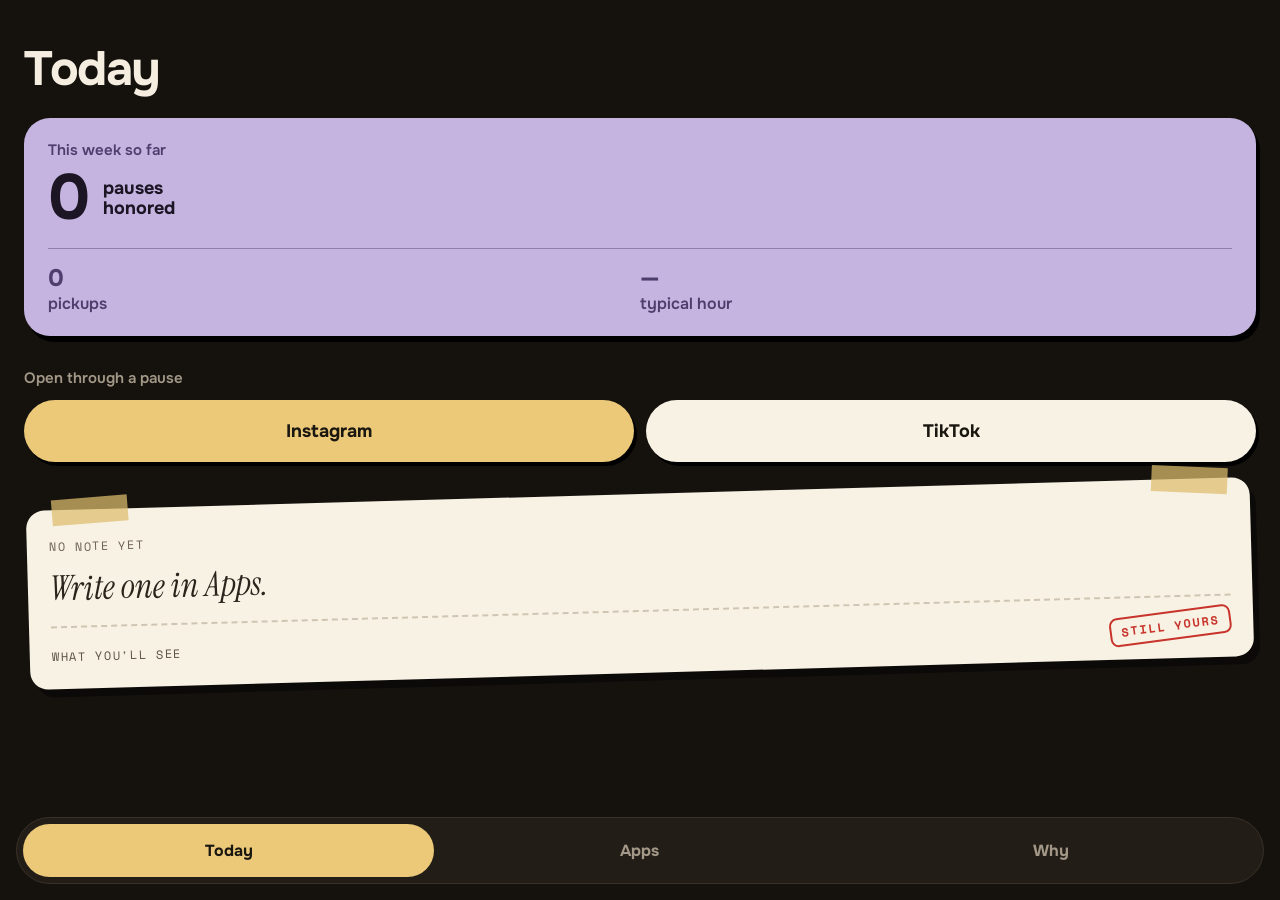
<file: docs/index.html>
<!doctype html>
<html lang="en">
<head>
<meta charset="utf-8">
<meta name="viewport" content="width=device-width, initial-scale=1, viewport-fit=cover">
<meta name="theme-color" content="#15120e">
<meta name="apple-mobile-web-app-title" content="Pause">
<title>Pause</title>
<link rel="preconnect" href="https://fonts.googleapis.com">
<link href="https://fonts.googleapis.com/css2?family=Instrument+Serif:ital@0;1&family=Onest:wght@400;600;700&family=Space+Mono:wght@400;700&display=swap" rel="stylesheet">
<link rel="stylesheet" href="style.css">
<style>
  body { padding-bottom: 120px; }
  .tab { display: none; }
  .tab.on { display: block; }
  h1.page { font-size: 48px; margin-top: 24px; }
  .kicker { color: var(--muted); font-size: 15px; margin-top: 24px; }
  section { margin-top: 32px; }
  h2 { font-size: 15px; color: var(--muted); font-weight: 600; margin-bottom: 12px; }
  .hero { background: #c5b3e0; color: #1b1524; border-radius: 26px; padding: 22px 24px; box-shadow: 4px 6px 0 #000; margin-top: 24px; }
  .hero .k { color: #4e3e6e; font-size: 15px; font-weight: 600; }
  .hero .n { display: flex; align-items: center; gap: 16px; margin: 6px 0 18px; }
  .hero .n b { font-size: 64px; letter-spacing: -.05em; line-height: 1; }
  .hero .n span { font-weight: 700; font-size: 18px; line-height: 1.15; }
  .hero .sub2 { display: flex; border-top: 1px solid #8f7fab; padding-top: 14px; }
  .hero .sub2 div { flex: 1; color: #4e3e6e; font-weight: 600; }
  .hero .sub2 strong { display: block; font-size: 24px; }
  .launch { display: flex; gap: 12px; }
  .launch .cta { flex: 1; }
  .card { background: var(--card); border: 1px solid var(--line); border-radius: 24px; padding: 20px 22px; margin-bottom: 14px; }
  .card .k { color: var(--muted); font-size: 14px; }
  .card .big { font-size: 26px; font-weight: 700; letter-spacing: -.02em; line-height: 1.15; margin-top: 8px; }
  .card .small { color: var(--muted); font-size: 14px; margin-top: 8px; }
  textarea { width: 100%; min-height: 96px; background: none; border: 0; outline: none; resize: none; font-size: 20px; margin-top: 8px; }
  .counter { text-align: right; color: var(--muted); font-size: 14px; }
  .set { display: flex; justify-content: space-between; align-items: center; padding: 14px 0; border-bottom: 1px solid var(--line); gap: 12px; }
  .set:last-child { border: 0; padding-bottom: 0; }
  .set input { width: 72px; background: var(--bg); border: 1px solid var(--line); border-radius: 10px; padding: 8px; text-align: center; font-family: var(--mono); }
  .appcard { background: var(--yellow); color: #1a1610; border-radius: 24px; padding: 20px 22px; display: flex; justify-content: space-between; align-items: center; margin-bottom: 12px; }
  .appcard b { font-size: 24px; letter-spacing: -.02em; }
  .appcard small { display: block; color: #6b5a2c; font-weight: 600; }
  .appcard .tag { background: #fff; border-radius: 999px; padding: 8px 16px; font-weight: 700; }
  .bars { display: flex; align-items: flex-end; gap: 3px; height: 90px; margin-top: 16px; }
  .bars i { flex: 1; background: var(--line); border-radius: 3px 3px 0 0; min-height: 3px; }
  .bars i.peak { background: var(--yellow); }
  .axis { display: flex; justify-content: space-between; font-family: var(--mono); font-size: 11px; color: var(--muted); margin-top: 6px; }
  .rowstat { display: flex; justify-content: space-between; padding: 12px 0; border-top: 1px solid var(--line); }
  .rowstat:first-of-type { border: 0; }
  .rowstat b { font-family: var(--mono); }
  .down { color: #9dbe8d; } .up { color: #e8806f; }
  #saved { color: var(--yellow); font-size: 14px; margin-left: 12px; }
  nav { position: fixed; left: 16px; right: 16px; bottom: max(16px, env(safe-area-inset-bottom)); display: flex; gap: 10px; }
  nav .bar { flex: 1; display: flex; background: var(--card); border: 1px solid var(--line); border-radius: 999px; padding: 6px; }
  nav button { flex: 1; border: 0; background: none; border-radius: 999px; padding: 16px 0; font-weight: 700; font-size: 16px; color: var(--muted); cursor: pointer; }
  nav button.on { background: var(--yellow); color: #1a1610; }
</style>
</head>
<body>

<!-- Home-screen web apps have their own storage, separate from Safari, so the note would not reach the pause screen -->
<div id="standalone" class="card hidden" style="margin-top:16px;border-color:var(--yellow)">
  <div class="big" style="font-size:20px">Открой сайт в Safari, а не с иконки</div>
  <div class="small">У иконки-приложения своя память, отдельная от Safari, поэтому записка не доходит до паузы.
    Удали иконку и добавь заново: «Поделиться» → «На экран Домой» → выключи «Open as Web App».</div>
</div>

<!-- TODAY -->
<div class="tab on" id="t-today">
  <h1 class="page">Today</h1>
  <div class="hero">
    <div class="k">This week so far</div>
    <div class="n"><b id="h-walked">0</b><span>pauses<br>honored</span></div>
    <div class="sub2">
      <div><strong id="h-opens">0</strong>pickups</div>
      <div><strong id="h-hour">—</strong>typical hour</div>
    </div>
  </div>
  <section>
    <h2>Open through a pause</h2>
    <div class="launch">
      <button class="cta" data-app="instagram">Instagram</button>
      <button class="cta" data-app="tiktok" style="background:var(--paper)">TikTok</button>
    </div>
  </section>
  <section>
    <div class="note" style="margin:8px 4px">
      <div class="date" id="n-date"></div>
      <div class="quote" id="n-quote"></div>
      <div class="foot"><span class="who">What you'll see</span><span class="stamp">Still yours</span></div>
    </div>
  </section>
</div>

<!-- APPS -->
<div class="tab" id="t-apps">
  <h1 class="page">Apps</h1>
  <section>
    <h2>Always on</h2>
    <div class="appcard"><div><b>Instagram</b><small>No Reels · pause first</small></div><span class="tag">Pause</span></div>
    <div class="appcard"><div><b>TikTok</b><small>Pause first</small></div><span class="tag">Pause</span></div>
  </section>
  <section id="intention">
    <h2>Your intention</h2>
    <div class="card">
      <div class="k">Note to self</div>
      <textarea id="note" maxlength="200" placeholder="Who do you want to be?"></textarea>
      <div class="counter"><span id="len">0</span> / 200</div>
    </div>
    <h2>Or borrow one</h2>
    <div class="row" id="borrow"></div>
    <div style="margin-top:18px;display:flex;align-items:center">
      <button class="cta" id="save" style="width:auto;padding:14px 36px">Save</button><span id="saved"></span>
    </div>
  </section>
  <section>
    <h2>Instagram username</h2>
    <div class="card">
      <div class="k">Needed for “Saved”. Stays on this phone.</div>
      <input id="igUser" placeholder="username" autocomplete="off" autocapitalize="off" autocorrect="off" spellcheck="false"
        style="width:100%;margin-top:10px;background:none;border:0;outline:none;font-size:20px">
    </div>
  </section>
  <section>
    <h2>When I open one</h2>
    <div class="card">
      <div class="set"><span>Wait before "Yes" (sec)</span><input type="number" min="0" inputmode="numeric" id="waitSec"></div>
      <div class="set"><span>+ each open today (sec)</span><input type="number" min="0" inputmode="numeric" id="growSec"></div>
      <div class="set"><span>After that, locked for (min)</span><input type="number" min="0" inputmode="numeric" id="lockMin"></div>
    </div>
  </section>
</div>

<!-- WHY -->
<div class="tab" id="t-why">
  <div class="kicker" id="w-kicker"></div>
  <h1 class="page" style="margin-top:4px">Why</h1>
  <section style="margin-top:20px">
    <div class="card">
      <div class="k">Your pattern</div>
      <div class="big" id="w-head"></div>
      <div class="small" id="w-sub"></div>
      <div class="bars" id="w-bars"></div>
      <div class="axis"><span>12am</span><span>6am</span><span>12pm</span><span>6pm</span><span>11pm</span></div>
    </div>
    <div class="card">
      <div class="k">This week vs last</div>
      <div class="big" id="w-verdict"></div>
      <div style="margin-top:12px" id="w-rows"></div>
    </div>
  </section>
</div>

<nav>
  <div class="bar">
    <button data-tab="today" class="on">Today</button>
    <button data-tab="apps">Apps</button>
    <button data-tab="why">Why</button>
  </div>
</nav>

<script type="module">
import { load, save, stats, hourLabel, cleanIgUser } from "./store.js";
const $ = (id) => document.getElementById(id);
const s = load();
if (navigator.standalone || matchMedia("(display-mode: standalone)").matches) $("standalone").classList.remove("hidden");

// tabs (remember the last one; #intention deep-links to Apps)
const open = (t) => {
  document.querySelectorAll(".tab").forEach((el) => el.classList.toggle("on", el.id === "t-" + t));
  document.querySelectorAll("nav button").forEach((b) => b.classList.toggle("on", b.dataset.tab === t));
  scrollTo(0, 0);
};
document.querySelectorAll("nav button").forEach((b) => b.onclick = () => open(b.dataset.tab));
if (location.hash === "#intention") open("apps");

document.querySelectorAll("[data-app]").forEach((b) => b.onclick = () => location.href = `pause.html?app=${b.dataset.app}`);

// Today
const st = stats(s.log, Date.now());
$("h-walked").textContent = st.thisWeek.closed;
$("h-opens").textContent = st.thisWeek.opens;
$("h-hour").textContent = st.peakHour == null ? "—" : hourLabel(st.peakHour);
const renderNote = () => {
  const d = new Date(s.intentionAt || Date.now());
  $("n-date").textContent = s.intention ? d.toLocaleDateString("en-US", { month: "short", day: "numeric" }) + " · " + d.toLocaleTimeString("en-US", { hour: "numeric", minute: "2-digit" }) : "No note yet";
  $("n-quote").textContent = s.intention ? `"${s.intention}"` : "Write one in Apps.";
};
renderNote();

// Apps: intention
const note = $("note");
note.value = s.intention; $("len").textContent = note.value.length;
note.oninput = () => { $("len").textContent = note.value.length; $("saved").textContent = ""; };
const pool = ["reads more", "present with my friends", "not anxious all the time", "a maker", "sleeps before 1am",
  "studies when I said I would", "calls home more", "moves every day", "finishes what I start", "notices the day"];
const shuffle = () => {
  const pick = [...pool].sort(() => Math.random() - .5).slice(0, 4);
  $("borrow").replaceChildren(...pick.map((t) => {
    const b = document.createElement("button"); b.className = "chip"; b.textContent = t;
    b.onclick = () => { note.value = t; note.oninput(); }; return b;
  }), Object.assign(document.createElement("button"), { className: "chip", textContent: "Shuffle", onclick: shuffle }));
};
shuffle();
$("save").onclick = () => {
  const v = note.value.trim();
  if (v !== s.intention) { s.intention = v; s.intentionAt = Date.now(); }
  save(s); renderNote(); $("saved").textContent = v ? "Saved" : "Cleared";
};
$("igUser").value = s.igUser || "";
$("igUser").onchange = () => {
  s.igUser = cleanIgUser($("igUser").value);
  $("igUser").value = s.igUser; save(s);
};
for (const k of ["waitSec", "growSec", "lockMin"]) {
  $(k).value = s[k];
  $(k).onchange = () => { s[k] = Math.max(0, Math.round(+$(k).value || 0)); $(k).value = s[k]; save(s); };
}

// Why
$("w-kicker").textContent = st.days ? `Day ${st.days}, learning your patterns` : "Starts with your first pause";
const max = Math.max(1, ...st.byHour);
$("w-bars").replaceChildren(...st.byHour.map((v, h) => {
  const i = document.createElement("i"); i.style.height = (v / max * 100) + "%";
  if (h === st.peakHour) i.className = "peak"; return i;
}));
if (st.peakHour == null) {
  $("w-head").textContent = "Nothing yet.";
  $("w-sub").textContent = "Open Instagram or TikTok through a pause and this fills in.";
} else {
  $("w-head").textContent = `You reach mostly around ${hourLabel(st.peakHour)}.`;
  $("w-sub").textContent = `You walked away ${st.all.opens ? Math.round(st.all.closed / st.all.opens * 100) : 0}% of the time.`;
}
const diff = st.thisWeek.opens - st.lastWeek.opens;
$("w-verdict").textContent = !st.lastWeek.opens ? "First week." : diff < 0 ? "Better week." : diff > 0 ? "Harder week." : "Same as last.";
const row = (k, a, b, upIsGood = false) => {
  const d = document.createElement("div"); d.className = "rowstat";
  const good = (x) => (x === "up") === upIsGood ? "down" : "up"; // css: .down = green, .up = red
  const arrow = a < b ? `<span class="${good("down")}">▼ from ${b}</span>` : a > b ? `<span class="${good("up")}">▲ from ${b}</span>` : "";
  d.innerHTML = `<span>${k}</span><span><b>${a}</b> ${arrow}</span>`; return d;
};
$("w-rows").replaceChildren(
  row("Opens", st.thisWeek.opens, st.lastWeek.opens),
  row("Walked away", st.thisWeek.closed, st.lastWeek.closed, true),
  row("Minutes let in", st.thisWeek.minutes, st.lastWeek.minutes));
</script>
</body>
</html>
</file>
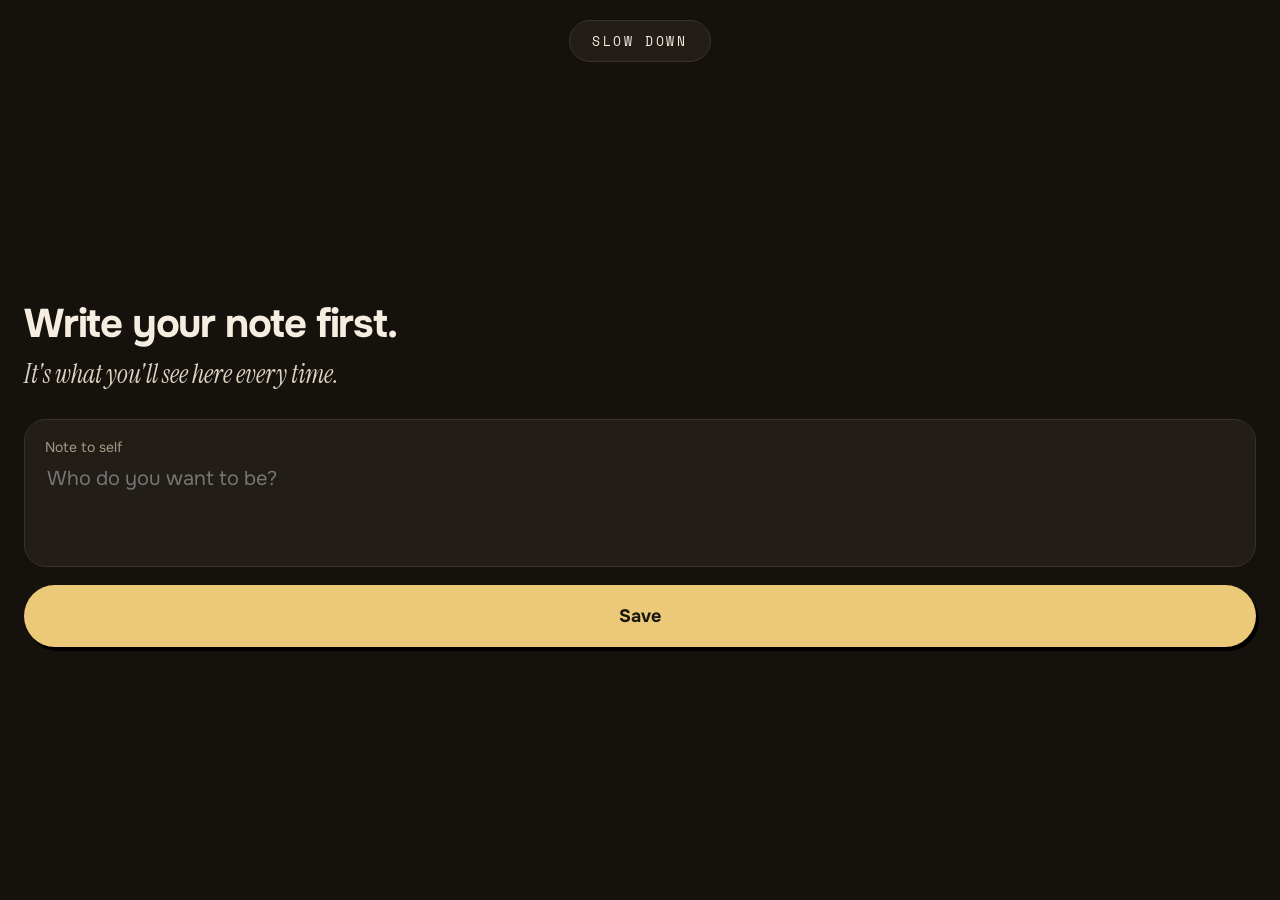
<file: docs/pause.html>
<!doctype html>
<html lang="en">
<head>
<meta charset="utf-8">
<meta name="viewport" content="width=device-width, initial-scale=1, viewport-fit=cover">
<meta name="theme-color" content="#15120e">
<title>Slow down</title>
<link rel="preconnect" href="https://fonts.googleapis.com">
<link href="https://fonts.googleapis.com/css2?family=Instrument+Serif:ital@0;1&family=Onest:wght@400;600;700&family=Space+Mono:wght@400;700&display=swap" rel="stylesheet">
<link rel="stylesheet" href="style.css">
</head>
<body>
<div class="pill" id="pill">Slow down</div>

<!-- Method 1: You wrote this. Still true? -->
<section id="still" class="grow hidden" style="justify-content:flex-start">
  <div class="eyebrow">In your own words</div>
  <h1>You wrote this.</h1>
  <p class="sub" id="still-sub"></p>
  <div class="grow">
    <div class="note">
      <div class="date" id="note-date"></div>
      <div class="quote" id="note-quote"></div>
      <div class="foot"><span class="who" id="note-who"></span><span class="stamp">Still yours</span></div>
    </div>
  </div>
</section>

<!-- Method 2: Type it out -->
<section id="type" class="grow hidden" style="justify-content:flex-start">
  <div class="eyebrow">Type it out</div>
  <h1>Type it first.</h1>
  <p class="sub">Your own words, then it opens.</p>
  <div class="grow">
    <div class="box">
      <label id="type-count"></label>
      <div class="line" id="type-line"></div>
    </div>
    <input class="type" id="type-input" placeholder="Type it here" autocomplete="off" autocorrect="off" autocapitalize="off" spellcheck="false">
  </div>
</section>

<!-- Pick how long -->
<section id="how" class="grow hidden">
  <div class="eyebrow">Your call</div>
  <h1 id="how-title">How long?</h1>
  <p class="sub" id="how-sub"></p>
  <div id="mode-wrap" class="hidden" style="margin-top:28px">
    <div class="eyebrow" style="margin-top:0">What for</div>
    <div class="row" style="margin-top:14px" id="mode-row"></div>
    <p id="mode-hint" class="hidden" style="color:var(--muted);margin-top:10px;font-size:14px">
      Add your Instagram username in Apps to use Saved.</p>
    <div class="eyebrow" style="margin-top:28px">How long</div>
  </div>
  <div class="row" style="margin-top:14px" id="how-row"></div>
</section>

<!-- Walked away / locked / no note -->
<section id="msg" class="grow hidden">
  <h1 id="msg-title"></h1>
  <p class="sub" id="msg-sub"></p>
</section>

<div id="actions">
  <button class="cta" id="close">I'm good. Close it</button>
  <button class="ghost" id="cont" disabled></button>
</div>
<a class="ghost hidden" id="home" href="./">Back to Today</a>

<script type="module">
import { load, save, opensToday, ordinal, agoLabel, safeBack, normWord, words as wordsOf, IG_MODES, modeTarget, passUrl } from "./store.js";

const $ = (id) => document.getElementById(id);
const q = new URLSearchParams(location.search);
const app = q.get("app") === "tiktok" ? "tiktok" : "instagram";
const back = safeBack(q.get("back")) || (app === "tiktok" ? "https://www.tiktok.com/" : "https://www.instagram.com/");
const s = load();
const now = Date.now();
const show = (id) => ["still", "type", "how", "msg"].forEach((x) => $(x).classList.toggle("hidden", x !== id));

function message(title, sub) {
  show("msg"); $("msg-title").textContent = title; $("msg-sub").textContent = sub;
  $("actions").classList.add("hidden"); $("home").classList.remove("hidden");
}

let mode = app === "instagram" ? (s.lastMode || "dm") : "all";

// keepUntil: a pass is already running, only the mode changes (no new time, lock stays put)
function go(min, keepUntil) {
  const until = keepUntil || Date.now() + min * 60e3;
  if (!keepUntil) {
    s.lockUntil = { ...(s.lockUntil || {}), [app]: until + s.lockMin * 60e3 };
    s.passUntil = { ...(s.passUntil || {}), [app]: until };
    s.log.push({ t: Date.now(), app, action: "continued", min });
  }
  // Everything: go back where you were. A narrower mode: go to that section.
  const target = mode === "all" ? back : modeTarget(mode, s.igUser);
  const home = new URL(target).pathname;
  s.mode = { ...(s.mode || {}), [app]: mode };
  s.home = { ...(s.home || {}), [app]: home };
  if (app === "instagram") s.lastMode = mode;
  save(s);
  location.replace(passUrl(target, until, mode, home));
}

function pickHow(keepUntil) {
  show("how"); $("actions").classList.add("hidden");
  if (app === "instagram") {
    $("mode-wrap").classList.remove("hidden");
    $("how-title").textContent = "Where to?";
    // switching mid-pass may only narrow: widening to Everything needs a fresh pause
    const offered = Object.entries(IG_MODES).filter(([k]) => !(keepUntil && k === "all" && mode !== "all"));
    const renderModes = () => $("mode-row").replaceChildren(...offered.map(([k, label]) => {
      const b = document.createElement("button");
      const off = k === "saved" && !s.igUser;
      b.className = "chip" + (k === mode ? " on" : ""); b.textContent = label; b.disabled = off;
      if (off) b.style.opacity = .4;
      b.onclick = () => { mode = k; renderModes(); };
      return b;
    }));
    if (!s.igUser) $("mode-hint").classList.remove("hidden");
    if (mode === "saved" && !s.igUser) mode = "dm";
    renderModes();
  }
  if (keepUntil) {
    const left = Math.ceil((keepUntil - Date.now()) / 60e3);
    $("how-title").textContent = "Switch?";
    $("how-sub").textContent = `${left} min left. Same time, new place.`;
    const b = document.createElement("button");
    b.className = "cta"; b.textContent = "Go"; b.onclick = () => go(0, keepUntil);
    $("how-row").replaceChildren(b);
    return;
  }
  $("how-sub").textContent = `Then it locks for ${s.lockMin} min.`;
  $("how-row").replaceChildren(...[5, 10, 15, 30].map((m) => {
    const b = document.createElement("button");
    b.className = "chip"; b.textContent = m + " min"; b.onclick = () => go(m);
    return b;
  }));
}

$("close").onclick = () => {
  s.log.push({ t: Date.now(), app, action: "closed" }); save(s);
  const n = s.log.filter((e) => e.action === "closed" && new Date(e.t).toDateString() === new Date().toDateString()).length;
  message("You walked away.", `That's ${n} today.`);
};
let step = "still"; // still -> type -> how
$("cont").onclick = () => step === "still" ? startType() : pickHow();

const locked = (s.lockUntil?.[app] || 0) - now;
const passLeft = (s.passUntil?.[app] || 0) - now;

if (!s.intention.trim()) {
  // no note in this browser's storage: write it right here instead of a dead end
  message("Write your note first.", "It's what you'll see here every time.");
  $("home").classList.add("hidden");
  const box = document.createElement("div");
  box.innerHTML = `<div class="box" style="margin-top:28px"><label>Note to self</label>
    <textarea id="first-note" maxlength="200" rows="3" placeholder="Who do you want to be?"
      style="width:100%;background:none;border:0;outline:none;resize:none;font-size:20px"></textarea></div>
    <button class="cta" id="first-save" style="margin-top:18px">Save</button>`;
  $("msg").append(box);
  $("first-save").onclick = () => {
    const v = $("first-note").value.trim();
    if (!v) return $("first-note").focus();
    s.intention = v; s.intentionAt = Date.now(); save(s); location.reload();
  };
} else if (passLeft > 0 && app === "instagram" && !q.get("back")) {
  // opened from the Today button while a pass runs: let me switch mode, keep the remaining time
  mode = s.mode?.instagram || mode;
  pickHow(s.passUntil[app]);
} else if (passLeft > 0) {
  // a pass is still running: go back with it, don't hand out a new one (that would push the lock away forever)
  // back to where you were; the userscript moves you to the mode's home if that page is outside the mode
  const url = passUrl(back, s.passUntil[app], s.mode?.[app] || "all", s.home?.[app] || "/");
  const b = s.bounce || { t: 0, n: 0 };
  b.n = now - b.t < 15e3 ? b.n + 1 : 1; b.t = now; s.bounce = b; save(s);
  if (b.n < 3) location.replace(url);
  else {
    // we keep getting sent back here: the userscript isn't accepting the pass. Stop the ping-pong.
    message("Стоп, зациклилось.", "Скрипт в Safari не принимает пропуск. Переустанови скрипт Pause в Userscripts (открой ссылку ниже) и попробуй снова.");
    $("home").href = "pause.user.js"; $("home").textContent = "Переустановить скрипт";
    s.bounce = { t: 0, n: 0 }; save(s);
  }
} else if (locked > 0) {
  const tick = () => {
    const left = Math.max(0, Math.ceil((s.lockUntil[app] - Date.now()) / 1000));
    if (!left) return location.reload();
    message("Locked for now.", `Opens again in ${left / 60 | 0}:${String(left % 60).padStart(2, "0")}.`);
  };
  tick(); setInterval(tick, 1000);
} else {
  s.log.push({ t: now, app, action: "open" }); save(s);
  const n = opensToday(s, app, now);
  show("still");
  {
    $("still-sub").textContent = `${ordinal(n)} time today. Still true?`;
    const d = new Date(s.intentionAt || now);
    $("note-date").textContent = d.toLocaleDateString("en-US", { month: "short", day: "numeric" }) + " · " +
      d.toLocaleTimeString("en-US", { hour: "numeric", minute: "2-digit" });
    $("note-quote").textContent = `"${s.intention}"`;
    $("note-who").textContent = agoLabel(s.intentionAt || now, now);
    let left = s.waitSec + s.growSec * (n - 1); // Growing Wait
    const tick = () => {
      if (step !== "still") return;
      if (left <= 0) { $("cont").disabled = false; $("cont").textContent = "Yes, continue"; return; }
      $("cont").innerHTML = `Yes, continue in <span>${left / 60 | 0}:${String(left % 60).padStart(2, "0")}</span>`;
      left--; setTimeout(tick, 1000);
    };
    tick();
  }
}

function startType() {
  step = "type"; show("type");
  {
    const norm = normWord;
    const words = wordsOf(s.intention);
    const input = $("type-input");
    input.onpaste = input.ondrop = (e) => e.preventDefault(); // typing is the point
    const render = () => {
      const typed = wordsOf(input.value);
      let k = 0;
      while (k < words.length && k < typed.length && norm(typed[k]) === norm(words[k])) k++;
      $("type-count").textContent = `Your line, ${k} of ${words.length} words`;
      $("type-line").innerHTML = "";
      words.forEach((w, i) => {
        const sp = document.createElement("span");
        sp.textContent = w + " "; if (i < k) sp.className = "done";
        $("type-line").append(sp);
      });
      const done = k === words.length && typed.length === words.length;
      $("cont").disabled = !done;
      $("cont").textContent = done ? "Continue" : "Type it to continue";
    };
    input.oninput = render; render(); input.focus();
  }
}
</script>
</body>
</html>
</file>
<file: docs/style.css>
:root {
  --bg: #15120e;          /* warm brown-black, like Refund's "You wrote this" screen */
  --card: #221d17;
  --line: #3a3128;
  --text: #f4ede0;
  --muted: #a39887;
  --paper: #f8f2e4;
  --ink: #2a241c;
  --tape: rgba(222, 190, 110, .72);
  --yellow: #ebc978;
  --stamp: #c8342b;
  --sans: "Onest", system-ui, sans-serif;
  --mono: "Space Mono", ui-monospace, monospace;
  --serif: "Instrument Serif", Georgia, serif;
}
* { box-sizing: border-box; margin: 0; }
html, body { background: var(--bg); color: var(--text); font-family: var(--sans); }
body { min-height: 100dvh; padding: max(20px, env(safe-area-inset-top)) 24px max(24px, env(safe-area-inset-bottom)); display: flex; flex-direction: column; }
button, input, textarea { font: inherit; color: inherit; }

.pill { align-self: center; padding: 10px 22px; border-radius: 999px; background: var(--card); border: 1px solid var(--line);
  font-family: var(--mono); font-size: 13px; letter-spacing: .2em; text-transform: uppercase; }
.eyebrow { font-family: var(--mono); font-size: 13px; letter-spacing: .22em; text-transform: uppercase; color: var(--muted); display: flex; align-items: center; gap: 10px; margin-top: 56px; }
.eyebrow::before { content: ""; width: 8px; height: 8px; border-radius: 50%; background: var(--yellow); }
h1 { font-size: 40px; font-weight: 700; letter-spacing: -.03em; line-height: 1.05; margin-top: 12px; }
.sub { font-family: var(--serif); font-style: italic; font-size: 26px; color: #ddd3c2; margin-top: 12px; }
.grow { flex: 1; display: flex; flex-direction: column; justify-content: center; }

/* the taped paper note */
.note { position: relative; background: var(--paper); color: var(--ink); border-radius: 18px; padding: 28px 22px 18px;
  transform: rotate(-1.6deg); box-shadow: 6px 8px 0 rgba(0,0,0,.45); margin: 24px 8px; }
.note::before, .note::after { content: ""; position: absolute; top: -12px; width: 76px; height: 26px; background: var(--tape); }
.note::before { left: 26px; transform: rotate(-3deg); }
.note::after { right: 22px; transform: rotate(4deg); }
.note .date { font-family: var(--mono); font-size: 12px; letter-spacing: .14em; text-transform: uppercase; color: #6d6253; }
.note .quote { font-family: var(--serif); font-style: italic; font-size: 34px; line-height: 1.15; margin: 14px 0 18px; word-break: break-word; }
.note .foot { border-top: 2px dashed #cfc5b2; padding-top: 14px; display: flex; justify-content: space-between; align-items: center; }
.note .who { font-family: var(--mono); font-size: 12px; letter-spacing: .14em; text-transform: uppercase; color: #5a5044; }
.stamp { font-family: var(--mono); font-weight: 700; font-size: 12px; letter-spacing: .16em; color: var(--stamp);
  border: 2px solid var(--stamp); border-radius: 8px; padding: 4px 10px; transform: rotate(-6deg); text-transform: uppercase; }

.box { background: var(--card); border: 1px solid var(--line); border-radius: 22px; padding: 18px 20px; }
.box label { display: block; font-size: 14px; color: var(--muted); margin-bottom: 8px; }
.line { font-size: 22px; user-select: none; -webkit-user-select: none; }
.line .done { color: var(--yellow); }
input.type { width: 100%; margin-top: 14px; padding: 18px 20px; border-radius: 18px; background: var(--card); border: 1px solid var(--line); font-size: 20px; outline: none; }
input.type:focus { border-color: var(--yellow); }

.cta { width: 100%; padding: 20px; border: 0; border-radius: 999px; background: var(--yellow); color: #1a1610;
  font-weight: 700; font-size: 18px; box-shadow: 3px 4px 0 #000; cursor: pointer; }
.ghost { display: block; width: 100%; margin-top: 18px; background: none; border: 0; color: var(--muted); font-weight: 600; font-size: 17px; text-align: center; cursor: pointer; }
.ghost:not(:disabled) { color: var(--text); }
.ghost span { font-family: var(--mono); }
.row { display: flex; gap: 10px; flex-wrap: wrap; }
.chip { padding: 12px 18px; border-radius: 999px; border: 1px solid var(--line); background: var(--card); cursor: pointer; }
.chip.on { background: var(--yellow); color: #1a1610; border-color: var(--yellow); }
.hidden { display: none !important; }
</file>
